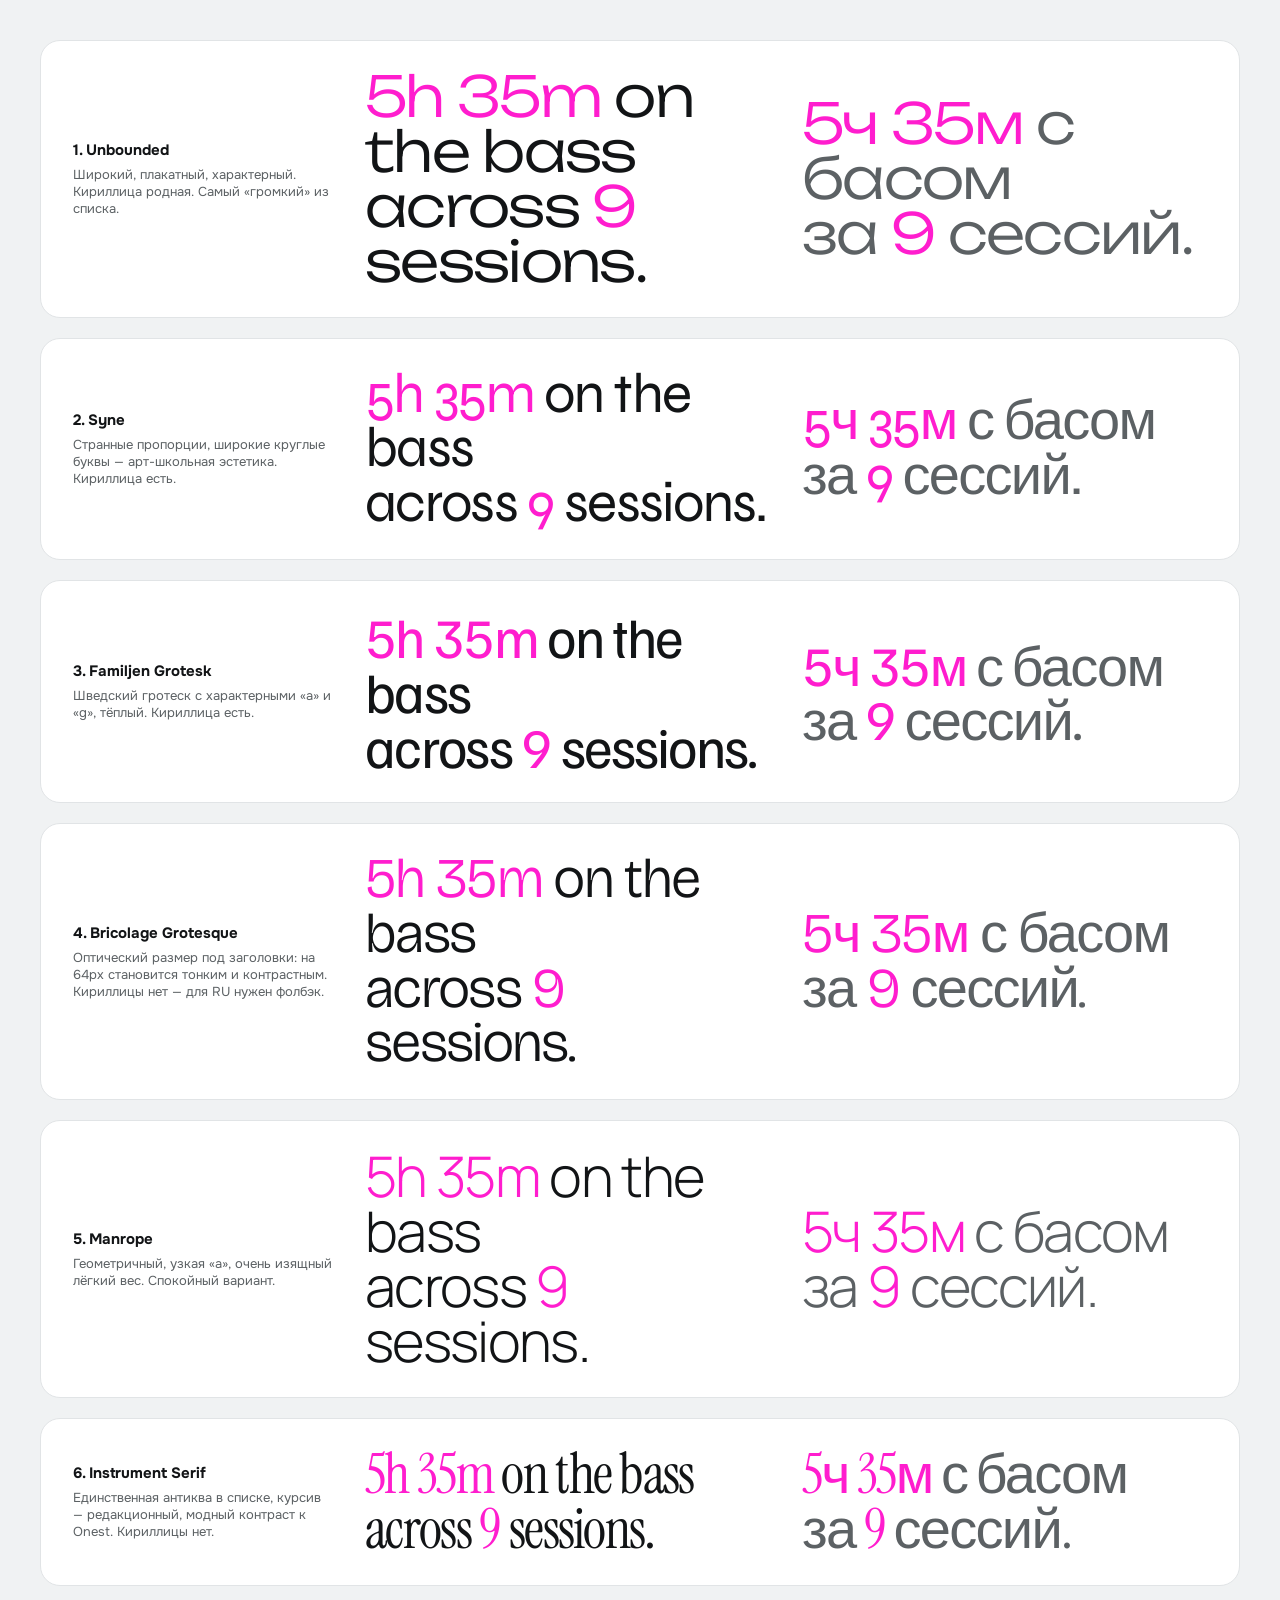
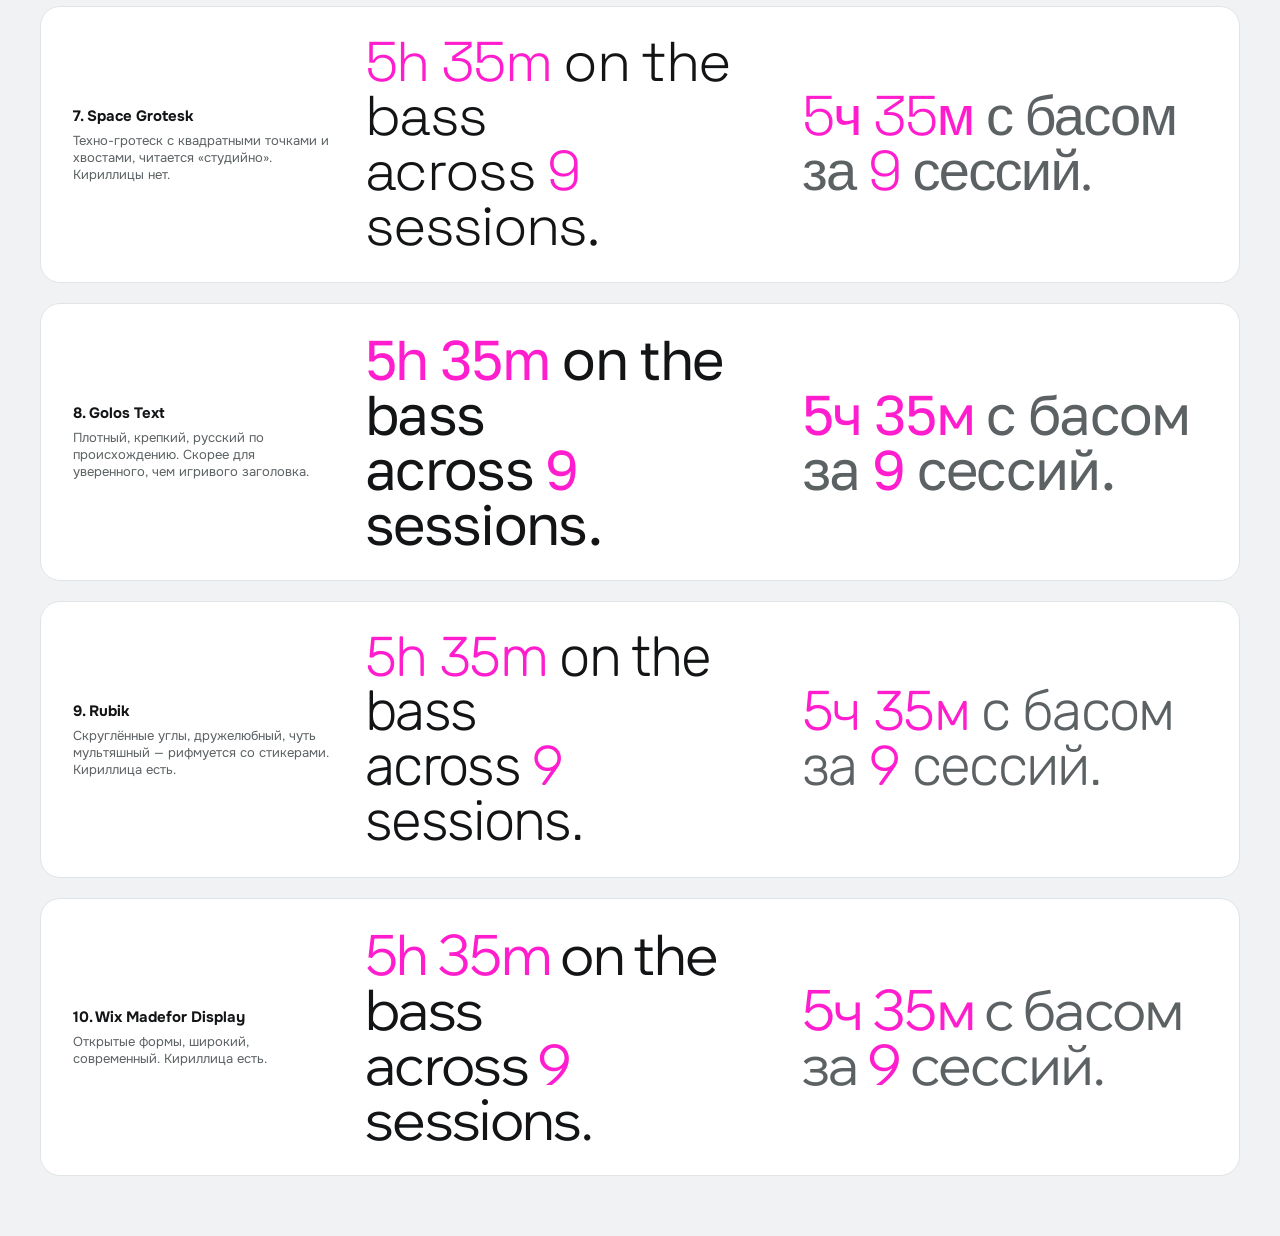
<file: docs/headline-preview.html>
<!doctype html><html><head><meta charset="utf-8"><title>Headline font preview</title>
<link rel="preconnect" href="https://fonts.googleapis.com"><link rel="preconnect" href="https://fonts.gstatic.com" crossorigin>
<link href="https://fonts.googleapis.com/css2?family=Onest:wght@300;400;500&family=Unbounded:wght@300;400&family=Syne:wght@400;500&family=Familjen+Grotesk:wght@400;500&family=Bricolage+Grotesque:opsz,wght@12..96,300;12..96,400&family=Manrope:wght@300;400&family=Instrument+Serif:ital@0;1&family=Space+Grotesk:wght@300;400&family=Golos+Text:wght@400;500&family=Rubik:wght@300;400&family=Wix+Madefor+Display:wght@400;500&display=swap" rel="stylesheet">
<style>
body{margin:0;background:#f0f2f3;color:#121416;font-family:Onest,system-ui,sans-serif;padding:40px}
section{background:#fff;border:1px solid #e1e4e6;border-radius:20px;padding:28px 32px;margin-bottom:20px;display:grid;grid-template-columns:260px 1fr 1fr;gap:32px;align-items:center}
.meta{display:flex;flex-direction:column;gap:6px;font-size:13px;color:#5c6164} .meta b{font-size:15px;color:#121416}
h1{margin:0;font-size:56px;line-height:.98;letter-spacing:-.03em} h1 strong{font-weight:inherit;color:#ff1dce}
.ru{color:#5c6164} .ru strong{color:#ff1dce}
</style></head><body>
<section>
  <div class="meta"><b>1. Unbounded</b><span>Широкий, плакатный, характерный. Кириллица родная. Самый «громкий» из списка.</span></div>
  <h1 style="font-family:'Unbounded',sans-serif;font-weight:300"><strong>5h 35m</strong> on the bass<br>across <strong>9</strong> sessions.</h1>
  <h1 class="ru" style="font-family:'Unbounded',sans-serif;font-weight:300"><strong>5ч 35м</strong> с басом<br>за <strong>9</strong> сессий.</h1>
</section>
<section>
  <div class="meta"><b>2. Syne</b><span>Странные пропорции, широкие круглые буквы — арт-школьная эстетика. Кириллица есть.</span></div>
  <h1 style="font-family:'Syne',sans-serif;font-weight:400"><strong>5h 35m</strong> on the bass<br>across <strong>9</strong> sessions.</h1>
  <h1 class="ru" style="font-family:'Syne',sans-serif;font-weight:400"><strong>5ч 35м</strong> с басом<br>за <strong>9</strong> сессий.</h1>
</section>
<section>
  <div class="meta"><b>3. Familjen Grotesk</b><span>Шведский гротеск с характерными «a» и «g», тёплый. Кириллица есть.</span></div>
  <h1 style="font-family:'Familjen Grotesk',sans-serif;font-weight:400"><strong>5h 35m</strong> on the bass<br>across <strong>9</strong> sessions.</h1>
  <h1 class="ru" style="font-family:'Familjen Grotesk',sans-serif;font-weight:400"><strong>5ч 35м</strong> с басом<br>за <strong>9</strong> сессий.</h1>
</section>
<section>
  <div class="meta"><b>4. Bricolage Grotesque</b><span>Оптический размер под заголовки: на 64px становится тонким и контрастным. Кириллицы нет — для RU нужен фолбэк.</span></div>
  <h1 style="font-family:'Bricolage Grotesque',sans-serif;font-weight:300"><strong>5h 35m</strong> on the bass<br>across <strong>9</strong> sessions.</h1>
  <h1 class="ru" style="font-family:'Bricolage Grotesque',sans-serif;font-weight:300"><strong>5ч 35м</strong> с басом<br>за <strong>9</strong> сессий.</h1>
</section>
<section>
  <div class="meta"><b>5. Manrope</b><span>Геометричный, узкая «a», очень изящный лёгкий вес. Спокойный вариант.</span></div>
  <h1 style="font-family:'Manrope',sans-serif;font-weight:300"><strong>5h 35m</strong> on the bass<br>across <strong>9</strong> sessions.</h1>
  <h1 class="ru" style="font-family:'Manrope',sans-serif;font-weight:300"><strong>5ч 35м</strong> с басом<br>за <strong>9</strong> сессий.</h1>
</section>
<section>
  <div class="meta"><b>6. Instrument Serif</b><span>Единственная антиква в списке, курсив — редакционный, модный контраст к Onest. Кириллицы нет.</span></div>
  <h1 style="font-family:'Instrument Serif',sans-serif;font-weight:400"><strong>5h 35m</strong> on the bass<br>across <strong>9</strong> sessions.</h1>
  <h1 class="ru" style="font-family:'Instrument Serif',sans-serif;font-weight:400"><strong>5ч 35м</strong> с басом<br>за <strong>9</strong> сессий.</h1>
</section>
<section>
  <div class="meta"><b>7. Space Grotesk</b><span>Техно-гротеск с квадратными точками и хвостами, читается «студийно». Кириллицы нет.</span></div>
  <h1 style="font-family:'Space Grotesk',sans-serif;font-weight:300"><strong>5h 35m</strong> on the bass<br>across <strong>9</strong> sessions.</h1>
  <h1 class="ru" style="font-family:'Space Grotesk',sans-serif;font-weight:300"><strong>5ч 35м</strong> с басом<br>за <strong>9</strong> сессий.</h1>
</section>
<section>
  <div class="meta"><b>8. Golos Text</b><span>Плотный, крепкий, русский по происхождению. Скорее для уверенного, чем игривого заголовка.</span></div>
  <h1 style="font-family:'Golos Text',sans-serif;font-weight:400"><strong>5h 35m</strong> on the bass<br>across <strong>9</strong> sessions.</h1>
  <h1 class="ru" style="font-family:'Golos Text',sans-serif;font-weight:400"><strong>5ч 35м</strong> с басом<br>за <strong>9</strong> сессий.</h1>
</section>
<section>
  <div class="meta"><b>9. Rubik</b><span>Скруглённые углы, дружелюбный, чуть мультяшный — рифмуется со стикерами. Кириллица есть.</span></div>
  <h1 style="font-family:'Rubik',sans-serif;font-weight:300"><strong>5h 35m</strong> on the bass<br>across <strong>9</strong> sessions.</h1>
  <h1 class="ru" style="font-family:'Rubik',sans-serif;font-weight:300"><strong>5ч 35м</strong> с басом<br>за <strong>9</strong> сессий.</h1>
</section>
<section>
  <div class="meta"><b>10. Wix Madefor Display</b><span>Открытые формы, широкий, современный. Кириллица есть.</span></div>
  <h1 style="font-family:'Wix Madefor Display',sans-serif;font-weight:400"><strong>5h 35m</strong> on the bass<br>across <strong>9</strong> sessions.</h1>
  <h1 class="ru" style="font-family:'Wix Madefor Display',sans-serif;font-weight:400"><strong>5ч 35м</strong> с басом<br>за <strong>9</strong> сессий.</h1>
</section></body></html>
</file>
